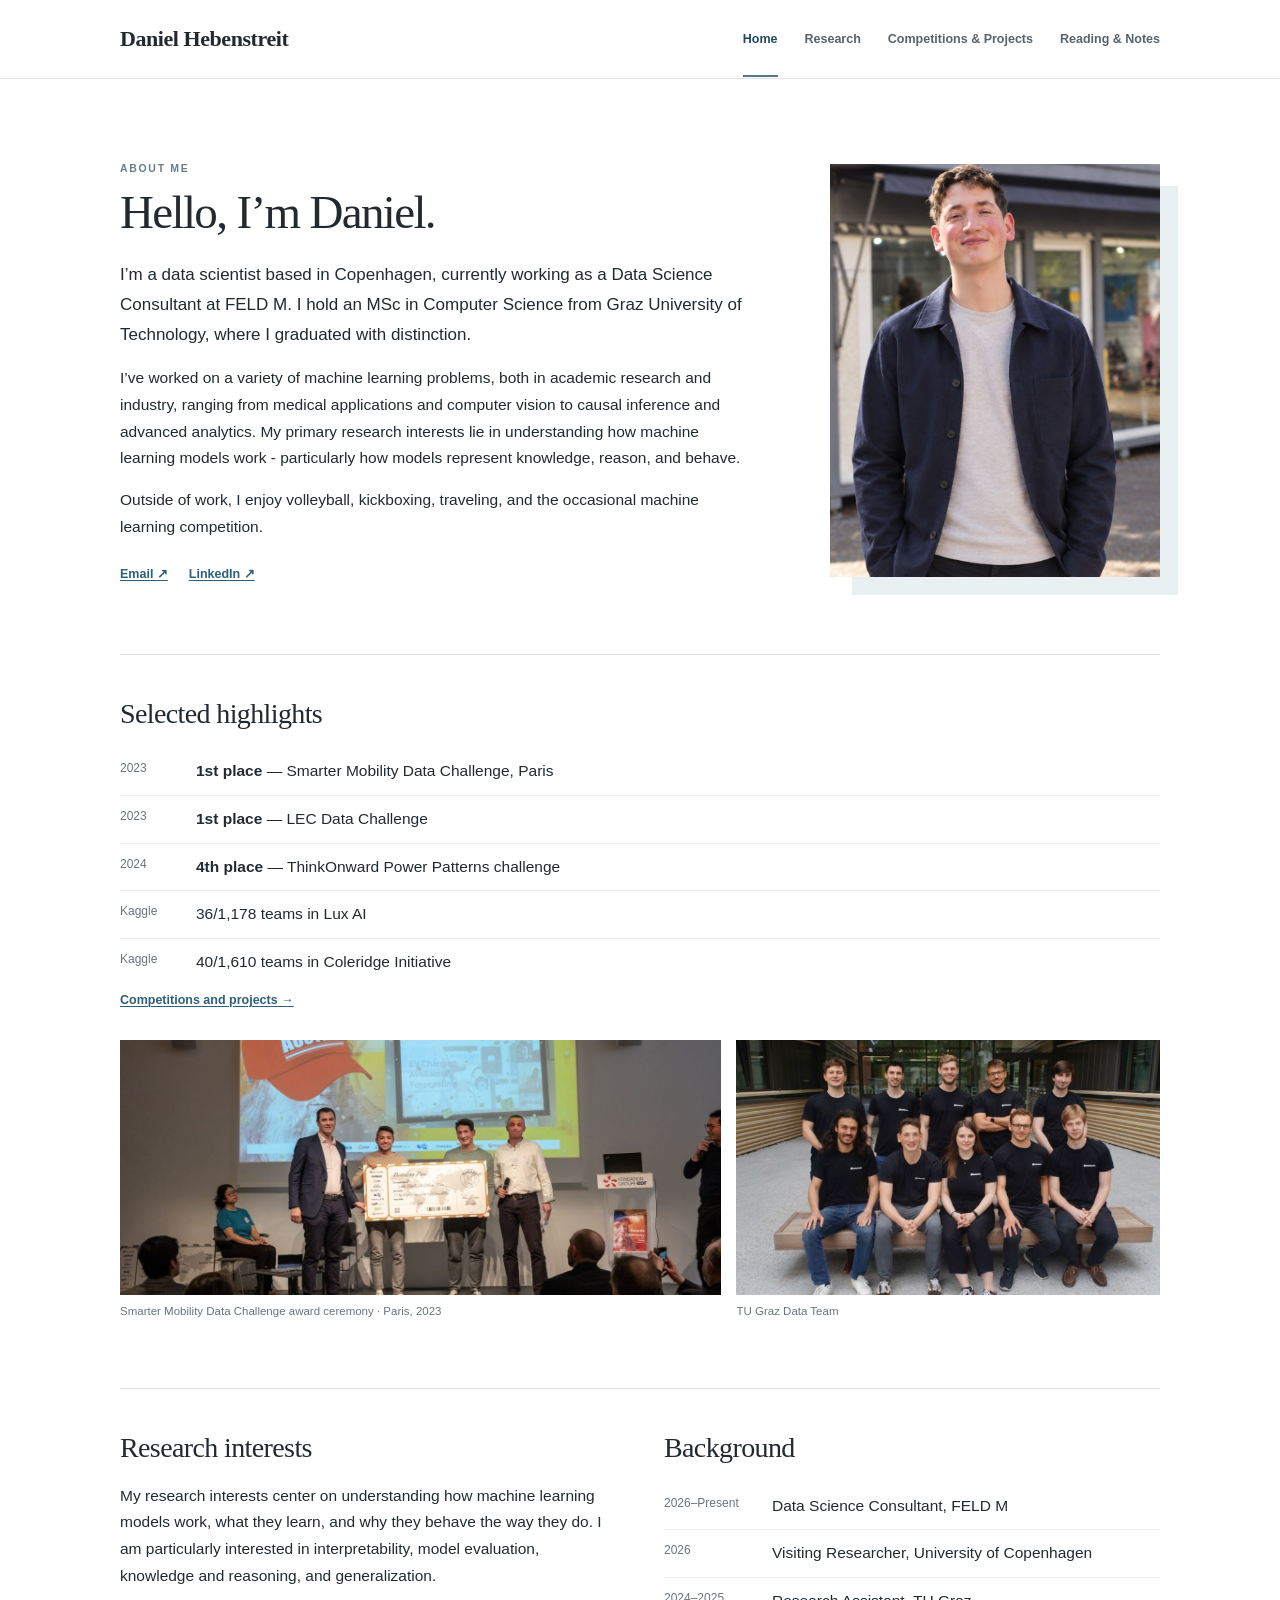
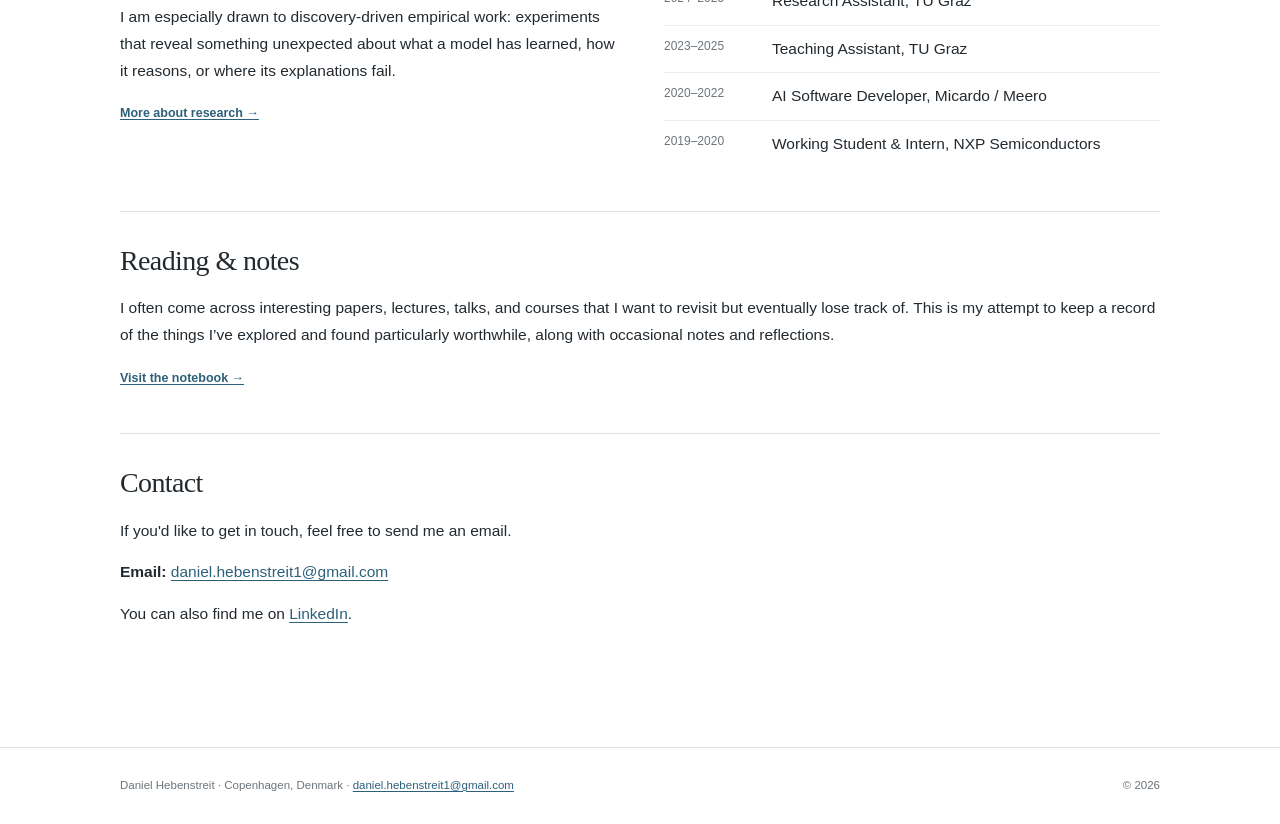
<file: index.html>
<!doctype html>
<html lang="en">
<head>
  <meta charset="utf-8">
  <meta name="viewport" content="width=device-width, initial-scale=1">
  <meta name="description" content="Daniel Hebenstreit is a data science consultant and early-career ML researcher interested in model interpretability, evaluation, and applied machine learning.">
  <meta name="theme-color" content="#ffffff">
  <meta property="og:title" content="Daniel Hebenstreit | Personal Website">
  <meta property="og:description" content="Data Science Consultant with an interest in machine learning research, interpretability, and model behavior.">
  <meta property="og:type" content="website">
  <meta property="og:url" content="https://danielhebenstreit.github.io/">
  <meta property="og:image" content="https://danielhebenstreit.github.io/preview.png">
  <meta property="og:image:type" content="image/png">
  <meta property="og:image:width" content="1200">
  <meta property="og:image:height" content="630">
  <meta property="og:image:alt" content="Daniel Hebenstreit — Data Science and Machine Learning">
  <meta name="twitter:card" content="summary_large_image">
  <meta name="twitter:title" content="Daniel Hebenstreit | Personal Website">
  <meta name="twitter:description" content="Data Science Consultant with an interest in machine learning research, interpretability, and model behavior.">
  <meta name="twitter:image" content="https://danielhebenstreit.github.io/preview.png">
  <title>Daniel Hebenstreit — Data Science &amp; ML Research</title>
  <link rel="icon" href="assets/favicon.svg" type="image/svg+xml">
  <link rel="stylesheet" href="assets/css/styles.css?v=20261026-7">
</head>
<body>
  <a class="skip-link" href="#content">Skip to content</a>
  <div class="site-shell">
    <header class="site-header">
      <div class="inner nav-row">
        <a class="brand" href="index.html">Daniel Hebenstreit</a>
        <button class="menu-toggle" type="button" aria-expanded="false" aria-controls="site-navigation">Menu</button>
        <nav class="site-nav" id="site-navigation" aria-label="Primary" data-open="false">
          <a href="index.html" aria-current="page">Home</a>
          <a href="research.html">Research</a>
          <a href="competitions.html">Competitions &amp; Projects</a>
          <a href="reading.html">Reading &amp; Notes</a>
        </nav>
      </div>
    </header>

    <main class="inner" id="content">
      <section class="hero" aria-labelledby="home-title">
        <div class="hero-copy">
          <div class="eyebrow">About me</div>
          <h1 id="home-title">Hello, I’m Daniel.</h1>
          <p class="lead">I’m a data scientist based in Copenhagen, currently working as a Data Science Consultant at FELD M. I hold an MSc in Computer Science from Graz University of Technology, where I graduated with distinction.</p>
          <p>I’ve worked on a variety of machine learning problems, both in academic research and industry, ranging from medical applications and computer vision to causal inference and advanced analytics. My primary research interests lie in understanding how machine learning models work - particularly how models represent knowledge, reason, and behave.</p>
          <p>Outside of work, I enjoy volleyball, kickboxing, traveling, and the occasional machine learning competition.</p>
          <div class="links-row" aria-label="Professional profiles">
            <a href="mailto:daniel.hebenstreit1@gmail.com">Email ↗</a>
            <a href="https://linkedin.com/in/daniel-hebenstreit-2b15981ab" rel="me noopener">LinkedIn ↗</a>
          </div>
        </div>
        <figure class="hero-figure">
          <div class="hero-image-frame">
            <img class="hero-portrait hero-portrait--direct-crop" src="assets/images/website/daniel-profile-original.png" width="1024" height="1536" alt="Portrait of Daniel Hebenstreit">
          </div>
        </figure>
      </section>

      <section class="section">
        <h2>Selected highlights</h2>
        <ul class="plain-list">
          <li><span class="date">2023</span><span><strong>1st place</strong> — Smarter Mobility Data Challenge, Paris</span></li>
          <li><span class="date">2023</span><span><strong>1st place</strong> — LEC Data Challenge</span></li>
          <li><span class="date">2024</span><span><strong>4th place</strong> — ThinkOnward Power Patterns challenge</span></li>
          <li><span class="date">Kaggle</span><span>36/1,178 teams in Lux AI</span></li>
          <li><span class="date">Kaggle</span><span>40/1,610 teams in Coleridge Initiative</span></li>
        </ul>
        <p><a class="text-link" href="competitions.html">Competitions and projects →</a></p>
        <div class="image-pair">
          <figure>
            <img src="assets/images/website/paris-award-ceremony.jpg" width="1280" height="853" alt="Daniel Hebenstreit and Thomas Wedenig receiving the Smarter Mobility Data Challenge award on stage" loading="lazy" decoding="async">
            <figcaption class="caption">Smarter Mobility Data Challenge award ceremony · Paris, 2023</figcaption>
          </figure>
          <figure>
            <img class="team-image" src="assets/images/website/data-team-group.jpg" width="674" height="445" alt="Members of the TU Graz Data Team posing together outdoors" loading="lazy" decoding="async">
            <figcaption class="caption">TU Graz Data Team</figcaption>
          </figure>
        </div>
      </section>

      <section class="section">
        <div class="two-col">
          <div>
            <h2>Research interests</h2>
            <p>My research interests center on understanding how machine learning models work, what they learn, and why they behave the way they do. I am particularly interested in interpretability, model evaluation, knowledge and reasoning, and generalization.</p>
            <p>I am especially drawn to discovery-driven empirical work: experiments that reveal something unexpected about what a model has learned, how it reasons, or where its explanations fail.</p>
            <a class="text-link" href="research.html">More about research →</a>
          </div>
          <div>
            <h2>Background</h2>
            <ul class="plain-list background-list">
              <li><span class="date">2026–Present</span><span>Data Science Consultant, FELD M</span></li>
              <li><span class="date">2026</span><span>Visiting Researcher, University of Copenhagen</span></li>
              <li><span class="date">2024–2025</span><span>Research Assistant, TU Graz</span></li>
              <li><span class="date">2023–2025</span><span>Teaching Assistant, TU Graz</span></li>
              <li><span class="date">2020–2022</span><span>AI Software Developer, Micardo / Meero</span></li>
              <li><span class="date">2019–2020</span><span>Working Student &amp; Intern, NXP Semiconductors</span></li>
            </ul>
          </div>
        </div>
      </section>

      <section class="section section-tight">
        <h2>Reading &amp; notes</h2>
        <p>I often come across interesting papers, lectures, talks, and courses that I want to revisit but eventually lose track of. This is my attempt to keep a record of the things I’ve explored and found particularly worthwhile, along with occasional notes and reflections.</p>
        <a class="text-link" href="reading.html">Visit the notebook →</a>
      </section>

      <section class="section section-tight" aria-labelledby="contact-title">
        <h2 id="contact-title">Contact</h2>
        <p>If you'd like to get in touch, feel free to send me an email.</p>
        <p><strong>Email:</strong> <a href="mailto:daniel.hebenstreit1@gmail.com">daniel.hebenstreit1@gmail.com</a></p>
        <p>You can also find me on <a href="https://linkedin.com/in/daniel-hebenstreit-2b15981ab" rel="me noopener">LinkedIn</a>.</p>
      </section>
    </main>

    <footer class="site-footer">
      <div class="inner footer-row"><span>Daniel Hebenstreit · Copenhagen, Denmark · <a href="mailto:daniel.hebenstreit1@gmail.com">daniel.hebenstreit1@gmail.com</a></span><span>© <span data-year>2026</span></span></div>
    </footer>
  </div>
  <script src="assets/js/site.js" defer></script>
</body>
</html>
</file>
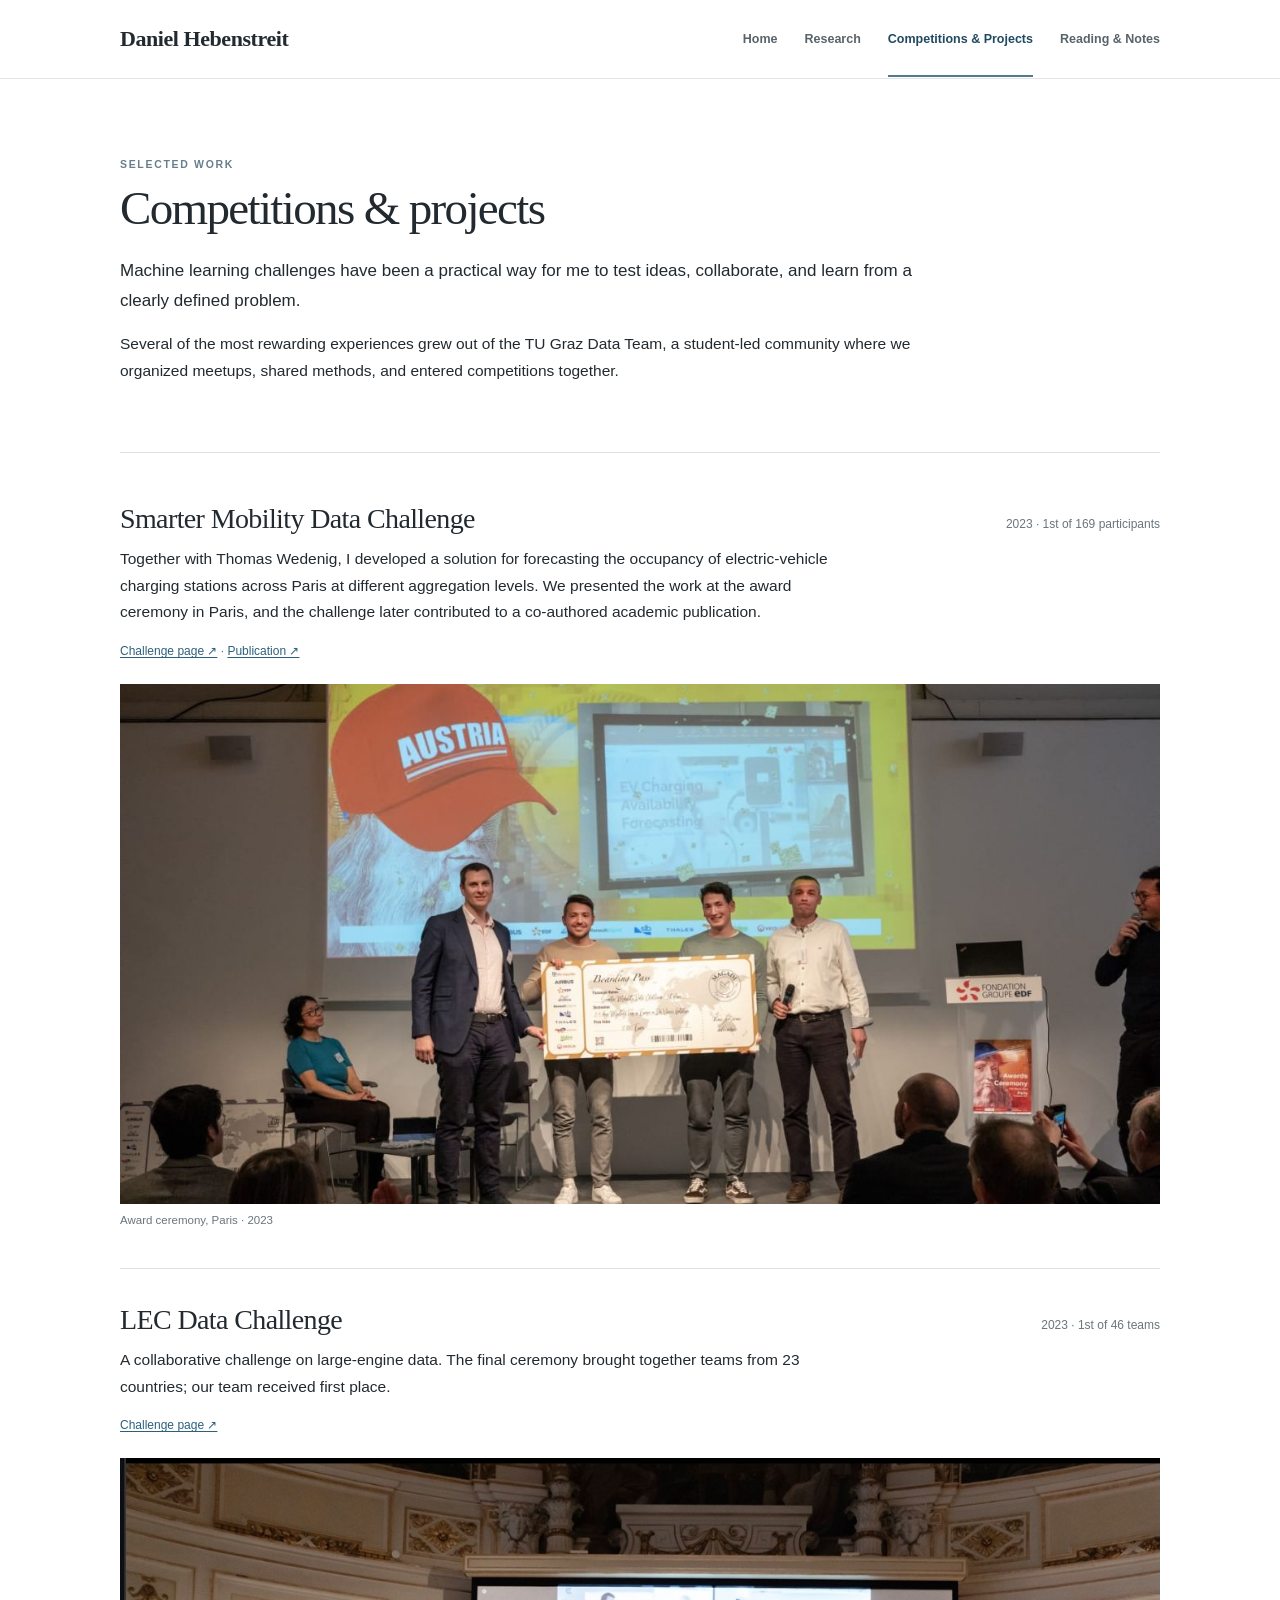
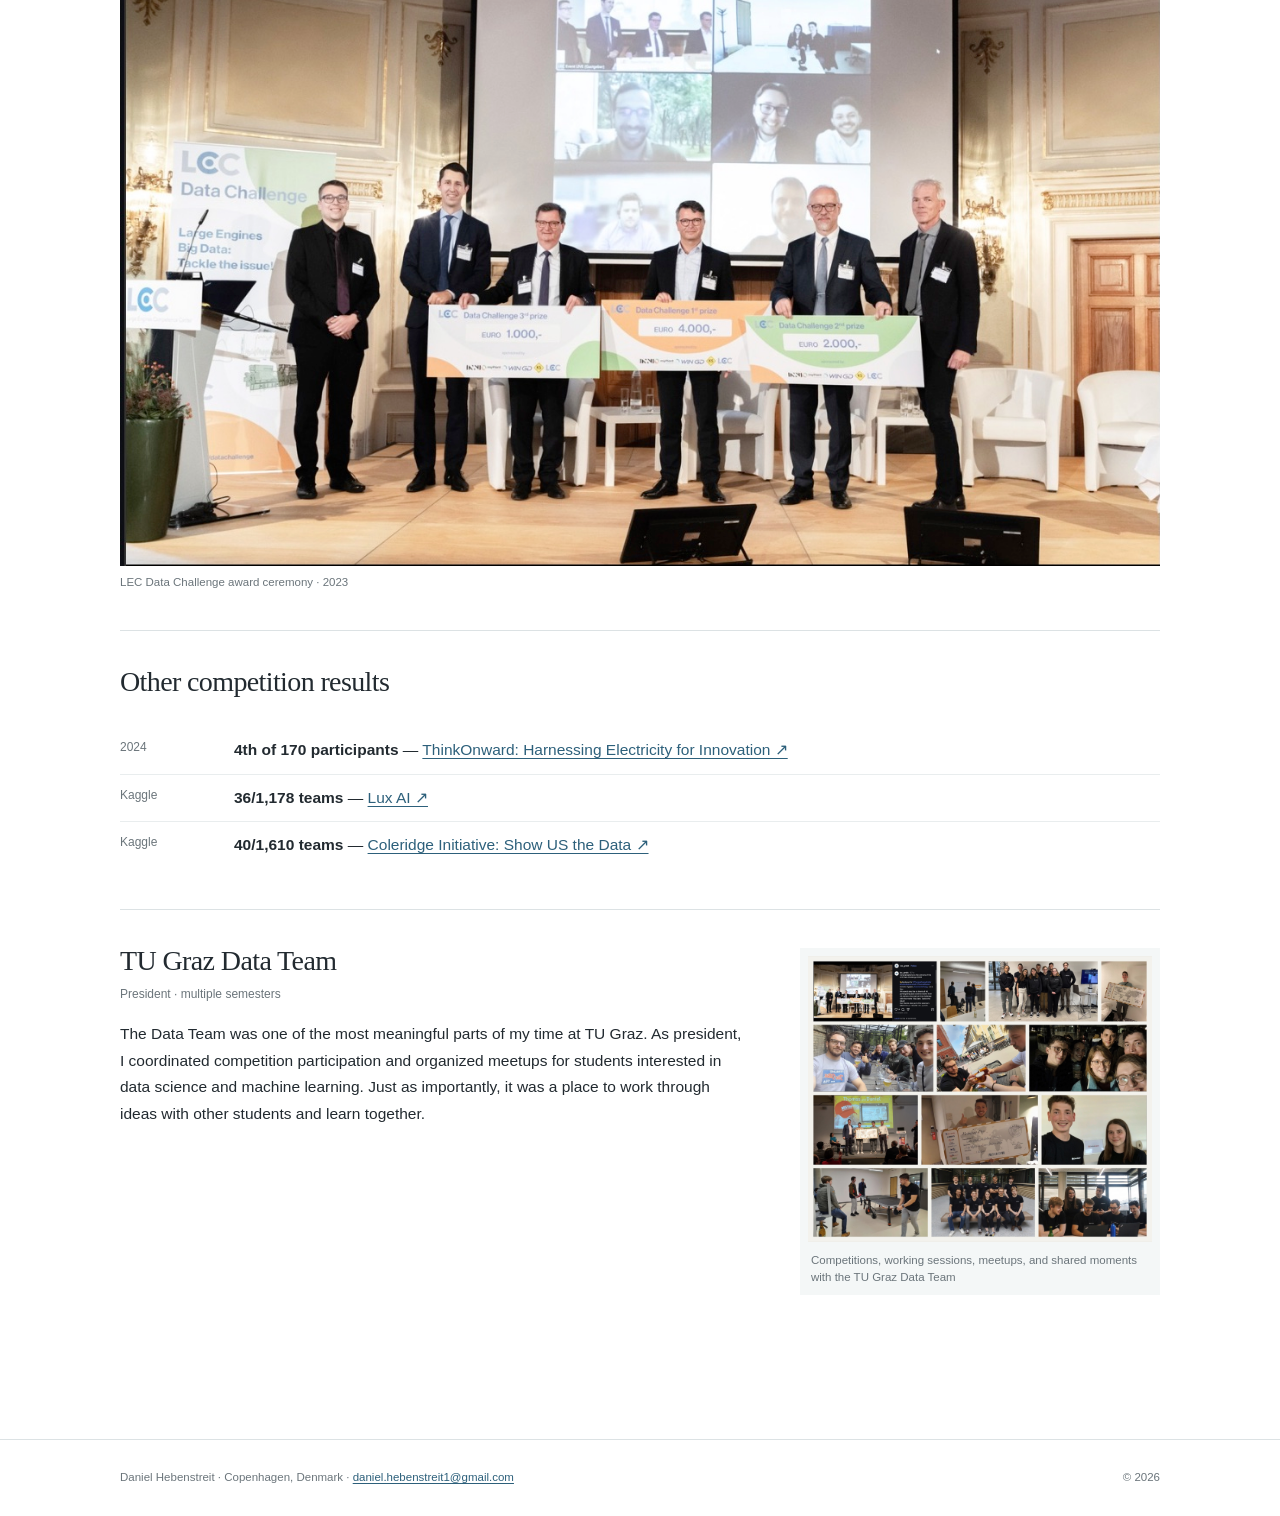
<file: competitions.html>
<!doctype html>
<html lang="en">
<head>
  <meta charset="utf-8">
  <meta name="viewport" content="width=device-width, initial-scale=1">
  <meta name="description" content="Machine learning competitions, projects, and TU Graz Data Team experience of Daniel Hebenstreit.">
  <meta name="theme-color" content="#ffffff">
  <title>Competitions &amp; Projects — Daniel Hebenstreit</title>
  <link rel="icon" href="assets/favicon.svg" type="image/svg+xml">
  <link rel="stylesheet" href="assets/css/styles.css">
</head>
<body>
  <a class="skip-link" href="#content">Skip to content</a>
  <div class="site-shell">
    <header class="site-header">
      <div class="inner nav-row">
        <a class="brand" href="index.html">Daniel Hebenstreit</a>
        <button class="menu-toggle" type="button" aria-expanded="false" aria-controls="site-navigation">Menu</button>
        <nav class="site-nav" id="site-navigation" aria-label="Primary" data-open="false">
          <a href="index.html">Home</a><a href="research.html">Research</a><a href="competitions.html" aria-current="page">Competitions &amp; Projects</a><a href="reading.html">Reading &amp; Notes</a>
        </nav>
      </div>
    </header>

    <main class="inner" id="content">
      <header class="page-intro">
        <div class="eyebrow">Selected work</div>
        <h1>Competitions &amp; projects</h1>
        <p class="lead">Machine learning challenges have been a practical way for me to test ideas, collaborate, and learn from a clearly defined problem.</p>
        <p>Several of the most rewarding experiences grew out of the TU Graz Data Team, a student-led community where we organized meetups, shared methods, and entered competitions together.</p>
      </header>

      <section class="section">
        <article class="story">
          <div class="story-heading"><h2>Smarter Mobility Data Challenge</h2><span class="story-result">2023 · 1st of 169 participants</span></div>
          <p class="story-copy">Together with Thomas Wedenig, I developed a solution for forecasting the occupancy of electric-vehicle charging stations across Paris at different aggregation levels. We presented the work at the award ceremony in Paris, and the challenge later contributed to a co-authored academic publication.</p>
          <p class="inline-meta"><a href="https://tailor-network.eu/smarter-mobility-data-challenge/" rel="noopener">Challenge page ↗</a> · <a href="https://arxiv.org/abs/2306.06142" rel="noopener">Publication ↗</a></p>
          <figure><img class="wide-photo award-photo" src="assets/images/website/paris-award-ceremony.jpg" width="1280" height="853" alt="Daniel Hebenstreit and Thomas Wedenig receiving the Smarter Mobility Data Challenge award on stage"><figcaption class="caption">Award ceremony, Paris · 2023</figcaption></figure>
        </article>

        <article class="story">
          <div class="story-heading"><h2>LEC Data Challenge</h2><span class="story-result">2023 · 1st of 46 teams</span></div>
          <p class="story-copy">A collaborative challenge on large-engine data. The final ceremony brought together teams from 23 countries; our team received first place.</p>
          <p class="inline-meta"><a href="https://www.lec.at/research-area/lec-data-challenge-2023-neu/" rel="noopener">Challenge page ↗</a></p>
          <figure>
            <div class="lec-photo-frame">
              <img src="assets/images/website/lec-winner-picture.jpg" width="1883" height="915" alt="LEC Data Challenge 2023 award ceremony with the winning teams on stage" loading="lazy" decoding="async">
            </div>
            <figcaption class="caption">LEC Data Challenge award ceremony · 2023</figcaption>
          </figure>
        </article>

        <article class="story">
          <div class="story-heading"><h2>Other competition results</h2></div>
          <ul class="plain-list result-list">
            <li><span class="date">2024</span><span><strong>4th of 170 participants</strong> — <a href="https://thinkonward.com/app/c/challenges/power-patterns" rel="noopener">ThinkOnward: Harnessing Electricity for Innovation ↗</a></span></li>
            <li><span class="date">Kaggle</span><span><strong>36/1,178 teams</strong> — <a href="https://www.kaggle.com/competitions/lux-ai-2021" rel="noopener">Lux AI ↗</a></span></li>
            <li><span class="date">Kaggle</span><span><strong>40/1,610 teams</strong> — <a href="https://www.kaggle.com/competitions/coleridgeinitiative-show-us-the-data" rel="noopener">Coleridge Initiative: Show US the Data ↗</a></span></li>
          </ul>
        </article>

        <article class="story data-team-layout" id="data-team">
          <div class="data-team-copy">
            <div class="story-heading"><h2>TU Graz Data Team</h2></div>
            <div class="story-result data-team-role">President · multiple semesters</div>
            <p class="story-copy">The Data Team was one of the most meaningful parts of my time at TU Graz. As president, I coordinated competition participation and organized meetups for students interested in data science and machine learning. Just as importantly, it was a place to work through ideas with other students and learn together.</p>
          </div>
          <figure class="collage-figure">
            <img src="assets/images/website/data-team-collage.jpg" width="1800" height="1497" alt="Collage of TU Graz Data Team members at competitions, meetups, working sessions, and social activities" loading="lazy" decoding="async">
            <figcaption class="caption">Competitions, working sessions, meetups, and shared moments with the TU Graz Data Team</figcaption>
          </figure>
        </article>
      </section>
    </main>

    <footer class="site-footer"><div class="inner footer-row"><span>Daniel Hebenstreit · Copenhagen, Denmark · <a href="mailto:daniel.hebenstreit1@gmail.com">daniel.hebenstreit1@gmail.com</a></span><span>© <span data-year>2026</span></span></div></footer>
  </div>
  <script src="assets/js/site.js" defer></script>
</body>
</html>
</file>
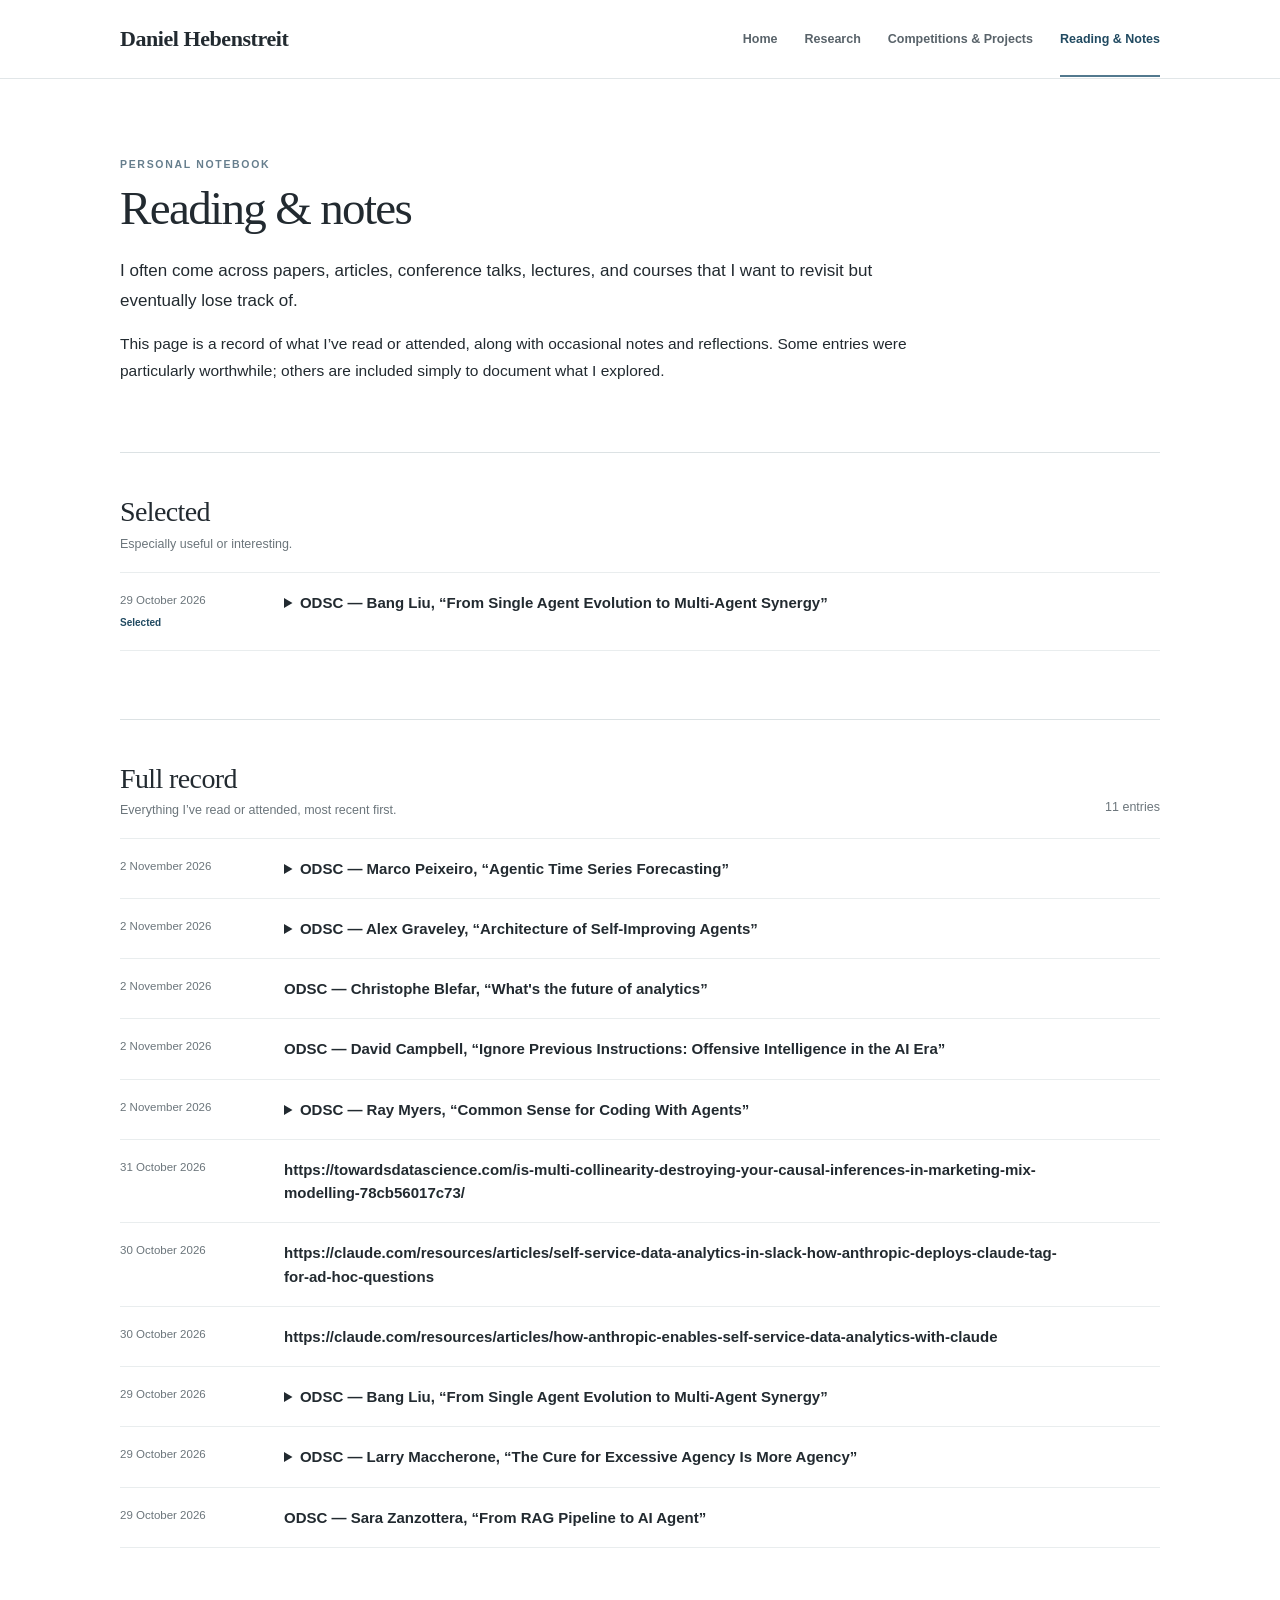
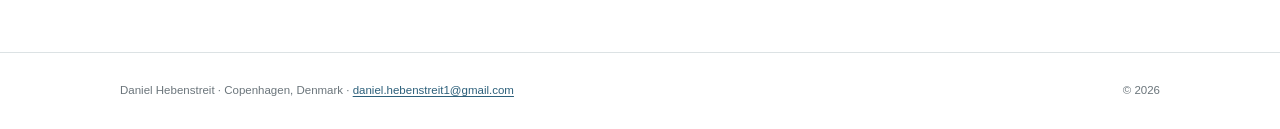
<file: reading.html>
<!doctype html>
<!-- Generated by scripts/build_reading.py; edit templates/reading.html and assets/data/reading-notes.json. -->
<html lang="en">
<head>
  <meta charset="utf-8">
  <meta name="viewport" content="width=device-width, initial-scale=1">
  <meta name="description" content="Reading notes and research observations by Daniel Hebenstreit.">
  <meta name="theme-color" content="#ffffff">
  <title>Reading &amp; Notes — Daniel Hebenstreit</title>
  <link rel="icon" href="assets/favicon.svg" type="image/svg+xml">
  <link rel="stylesheet" href="assets/css/styles.css">
</head>
<body>
  <a class="skip-link" href="#content">Skip to content</a>
  <div class="site-shell">
    <header class="site-header">
      <div class="inner nav-row">
        <a class="brand" href="index.html">Daniel Hebenstreit</a>
        <button class="menu-toggle" type="button" aria-expanded="false" aria-controls="site-navigation">Menu</button>
        <nav class="site-nav" id="site-navigation" aria-label="Primary" data-open="false">
          <a href="index.html">Home</a><a href="research.html">Research</a><a href="competitions.html">Competitions &amp; Projects</a><a href="reading.html" aria-current="page">Reading &amp; Notes</a>
        </nav>
      </div>
    </header>

    <main class="inner" id="content">
      <header class="page-intro">
        <div class="eyebrow">Personal notebook</div>
        <h1>Reading &amp; notes</h1>
        <p class="lead">I often come across papers, articles, conference talks, lectures, and courses that I want to revisit but eventually lose track of.</p>
        <p>This page is a record of what I’ve read or attended, along with occasional notes and reflections. Some entries were particularly worthwhile; others are included simply to document what I explored.</p>
      </header>

      <section class="section pinned-reading" data-pinned-section>
        <div class="section-heading-row">
          <div>
            <h2>Selected</h2>
            <p class="section-description">Especially useful or interesting.</p>
          </div>
        </div>
        <div class="reading-list" data-pinned-list role="list">
          <article class="reading-entry" role="listitem">
            <div class="reading-date">
              <time datetime="2026-10-29">29 October 2026</time><span class="pin-marker">Selected</span>
            </div>
            <div class="reading-content"><details class="reading-details"><summary>ODSC — Bang Liu, “From Single Agent Evolution to Multi-Agent Synergy”</summary><div class="reading-notes"><p>Sincerely, two interesting keypoints;</p><p>1) Long-running agents with evolving skills can catastrophically forget or accumulate unmanageable skill libraries. Programmatic Skill Networks addresses this by representing skills as executable functions in a dependency graph, which an LLM continually repairs and restructures using execution feedback. This process can be viewed as analogous to neural-network optimization:</p><p>Backpropagation: execution-trace-based symbolic credit assignment identifies which invoked skills likely contributed to a failure and proposes localized code repairs.</p><p>Learning-rate scheduling: maturity-aware update gating modifies new or unreliable skills more readily while protecting proven ones.</p><p>Architecture search: rollback-validated refactoring merges, generalizes and prunes the network of functions.</p><p>Takeaways for in practice use?: Failed run → let executor store a skill-level execution trace → a validator identifies the likely faulty skill → a skill’s previous reliability determines how much evidence is required before changing it → the optimizer creates a new version → previous cases are retested → activate or roll back. Additionally, periodically: a restructuring LLM reviews the entire skill graph → merges, generalizes or prunes skills → retest → activate or roll back.</p><p>2) Should you use one agent or many under the same budget? Multi-agent systems offer specialization, parallelism and diverse perspectives, but also introduce:</p><p>• Communication loss: reasoning is compressed between agents.</p><p>• Context bottlenecks: coordinators cannot process unlimited outputs.</p><p>• Correlated errors: similar agents often fail in similar ways.</p><p>• Coordination costs: communication consumes part of the budget.</p><p>Chains lose information across handoffs; stars are limited by the coordinator’s context; hierarchies reduce that bottleneck but add further information loss. More agents help only if each layer amplifies rather than degrades the signal, and if this organizational gain exceeds what the same budget could achieve with one stronger agent. Hierarchies therefore mainly become useful when centralized coordination reaches its context limit.</p></div></details></div>
          </article>
        </div>
      </section>

      <section class="section reading-feed">
        <div class="section-heading-row">
          <div>
            <h2>Full record</h2>
            <p class="section-description">Everything I’ve read or attended, most recent first.</p>
          </div>
          <p class="section-note" data-reading-count>11 entries</p>
        </div>
        <div class="reading-list" data-reading-list role="list">
          <article class="reading-entry" role="listitem">
            <div class="reading-date">
              <time datetime="2026-11-02">2 November 2026</time>
            </div>
            <div class="reading-content"><details class="reading-details"><summary>ODSC — Marco Peixeiro, “Agentic Time Series Forecasting”</summary><div class="reading-notes"><p>Mostly a Nixtla product demo branded as “agentic forecasting”: forecasting tools exposed via MCP and controlled through chat. Feels like calling functions in NL, would have been nice to see the underlying MCP and agent skills.</p></div></details></div>
          </article>
          <article class="reading-entry" role="listitem">
            <div class="reading-date">
              <time datetime="2026-11-02">2 November 2026</time>
            </div>
            <div class="reading-content"><details class="reading-details"><summary>ODSC — Alex Graveley, “Architecture of Self-Improving Agents”</summary><div class="reading-notes"><p>Agent self-improvement is less about models rewriting themselves and more about applying CI/CD to the agent harness. Capture trajectories, group failures, make the smallest possible change: preferably to memory or a skill before touching global prompts, tools or even model weights. Validate against both known failures and unseen tasks using an independent evaluator. Production bugs should become permanent eval cases. In summary, treat the agent as a versioned system with an external test suite and keep improving it by iteration on failures.</p></div></details></div>
          </article>
          <article class="reading-entry" role="listitem">
            <div class="reading-date">
              <time datetime="2026-11-02">2 November 2026</time>
            </div>
            <div class="reading-content"><h3>ODSC — Christophe Blefar, “What&#x27;s the future of analytics”</h3></div>
          </article>
          <article class="reading-entry" role="listitem">
            <div class="reading-date">
              <time datetime="2026-11-02">2 November 2026</time>
            </div>
            <div class="reading-content"><h3>ODSC — David Campbell, “Ignore Previous Instructions: Offensive Intelligence in the AI Era”</h3></div>
          </article>
          <article class="reading-entry" role="listitem">
            <div class="reading-date">
              <time datetime="2026-11-02">2 November 2026</time>
            </div>
            <div class="reading-content"><details class="reading-details"><summary>ODSC — Ray Myers, “Common Sense for Coding With Agents”</summary><div class="reading-notes"><p>“More agentic” should not be the goal: Agent adoption should depend on both the risk of a module and the value of changing it quickly, with the best candidates being low-risk, fast-changing components. Compilers are unusually agent-friendly because they behave like pure functions with well-defined inputs, outputs and exhaustive test suites. Agent readiness is largely an architecture and feedback-quality problem, not primarily a “model-capability” problem.</p></div></details></div>
          </article>
          <article class="reading-entry" role="listitem">
            <div class="reading-date">
              <time datetime="2026-10-31">31 October 2026</time>
            </div>
            <div class="reading-content"><h3><a href="https://towardsdatascience.com/is-multi-collinearity-destroying-your-causal-inferences-in-marketing-mix-modelling-78cb56017c73/" rel="noopener noreferrer">https://towardsdatascience.com/is-multi-collinearity-destroying-your-causal-inferences-in-marketing-mix-modelling-78cb56017c73/</a></h3></div>
          </article>
          <article class="reading-entry" role="listitem">
            <div class="reading-date">
              <time datetime="2026-10-30">30 October 2026</time>
            </div>
            <div class="reading-content"><h3><a href="https://claude.com/resources/articles/self-service-data-analytics-in-slack-how-anthropic-deploys-claude-tag-for-ad-hoc-questions" rel="noopener noreferrer">https://claude.com/resources/articles/self-service-data-analytics-in-slack-how-anthropic-deploys-claude-tag-for-ad-hoc-questions</a></h3></div>
          </article>
          <article class="reading-entry" role="listitem">
            <div class="reading-date">
              <time datetime="2026-10-30">30 October 2026</time>
            </div>
            <div class="reading-content"><h3><a href="https://claude.com/resources/articles/how-anthropic-enables-self-service-data-analytics-with-claude" rel="noopener noreferrer">https://claude.com/resources/articles/how-anthropic-enables-self-service-data-analytics-with-claude</a></h3></div>
          </article>
          <article class="reading-entry" role="listitem">
            <div class="reading-date">
              <time datetime="2026-10-29">29 October 2026</time>
            </div>
            <div class="reading-content"><details class="reading-details"><summary>ODSC — Bang Liu, “From Single Agent Evolution to Multi-Agent Synergy”</summary><div class="reading-notes"><p>Sincerely, two interesting keypoints;</p><p>1) Long-running agents with evolving skills can catastrophically forget or accumulate unmanageable skill libraries. Programmatic Skill Networks addresses this by representing skills as executable functions in a dependency graph, which an LLM continually repairs and restructures using execution feedback. This process can be viewed as analogous to neural-network optimization:</p><p>Backpropagation: execution-trace-based symbolic credit assignment identifies which invoked skills likely contributed to a failure and proposes localized code repairs.</p><p>Learning-rate scheduling: maturity-aware update gating modifies new or unreliable skills more readily while protecting proven ones.</p><p>Architecture search: rollback-validated refactoring merges, generalizes and prunes the network of functions.</p><p>Takeaways for in practice use?: Failed run → let executor store a skill-level execution trace → a validator identifies the likely faulty skill → a skill’s previous reliability determines how much evidence is required before changing it → the optimizer creates a new version → previous cases are retested → activate or roll back. Additionally, periodically: a restructuring LLM reviews the entire skill graph → merges, generalizes or prunes skills → retest → activate or roll back.</p><p>2) Should you use one agent or many under the same budget? Multi-agent systems offer specialization, parallelism and diverse perspectives, but also introduce:</p><p>• Communication loss: reasoning is compressed between agents.</p><p>• Context bottlenecks: coordinators cannot process unlimited outputs.</p><p>• Correlated errors: similar agents often fail in similar ways.</p><p>• Coordination costs: communication consumes part of the budget.</p><p>Chains lose information across handoffs; stars are limited by the coordinator’s context; hierarchies reduce that bottleneck but add further information loss. More agents help only if each layer amplifies rather than degrades the signal, and if this organizational gain exceeds what the same budget could achieve with one stronger agent. Hierarchies therefore mainly become useful when centralized coordination reaches its context limit.</p></div></details></div>
          </article>
          <article class="reading-entry" role="listitem">
            <div class="reading-date">
              <time datetime="2026-10-29">29 October 2026</time>
            </div>
            <div class="reading-content"><details class="reading-details"><summary>ODSC — Larry Maccherone, “The Cure for Excessive Agency Is More Agency”</summary><div class="reading-notes"><p>Mostly a conceptual application of DevOps principles to agent safety: Favor continuous feedback, observability and reversibility over human approval-heavy governance, because repeated human approval prompts tend to become rubber stamps - the talk cites roughly 93% of requests to humans being approved anyway.</p></div></details></div>
          </article>
          <article class="reading-entry" role="listitem">
            <div class="reading-date">
              <time datetime="2026-10-29">29 October 2026</time>
            </div>
            <div class="reading-content"><h3>ODSC — Sara Zanzottera, “From RAG Pipeline to AI Agent”</h3></div>
          </article>
        </div>
      </section>
    </main>

    <footer class="site-footer"><div class="inner footer-row"><span>Daniel Hebenstreit · Copenhagen, Denmark · <a href="mailto:daniel.hebenstreit1@gmail.com">daniel.hebenstreit1@gmail.com</a></span><span>© <span data-year>2026</span></span></div></footer>
  </div>
  <script src="assets/js/site.js" defer></script>
</body>
</html>
</file>
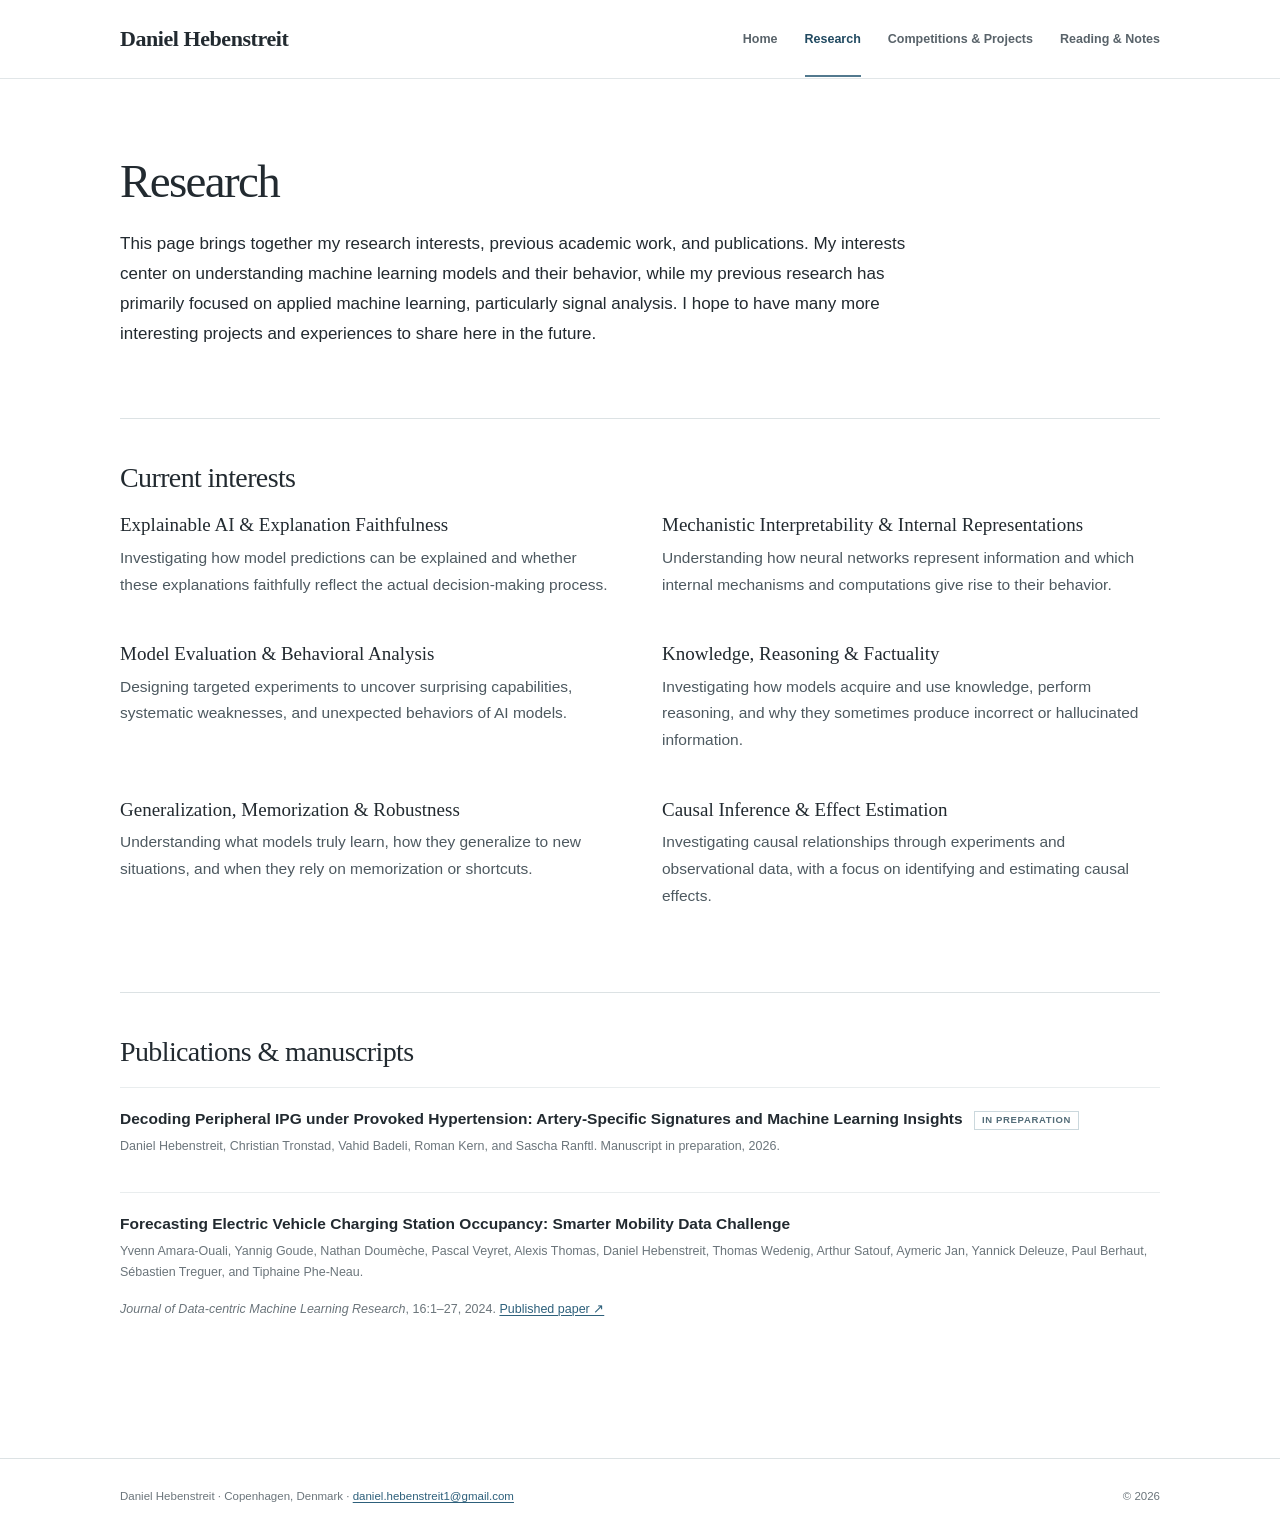
<file: research.html>
<!doctype html>
<html lang="en">
<head>
  <meta charset="utf-8">
  <meta name="viewport" content="width=device-width, initial-scale=1">
  <meta name="description" content="Research interests and publications of Daniel Hebenstreit, focused on interpretability, language-model evaluation, and model behavior.">
  <meta name="theme-color" content="#ffffff">
  <title>Research — Daniel Hebenstreit</title>
  <link rel="icon" href="assets/favicon.svg" type="image/svg+xml">
  <link rel="stylesheet" href="assets/css/styles.css">
</head>
<body>
  <a class="skip-link" href="#content">Skip to content</a>
  <div class="site-shell">
    <header class="site-header">
      <div class="inner nav-row">
        <a class="brand" href="index.html">Daniel Hebenstreit</a>
        <button class="menu-toggle" type="button" aria-expanded="false" aria-controls="site-navigation">Menu</button>
        <nav class="site-nav" id="site-navigation" aria-label="Primary" data-open="false">
          <a href="index.html">Home</a><a href="research.html" aria-current="page">Research</a><a href="competitions.html">Competitions &amp; Projects</a><a href="reading.html">Reading &amp; Notes</a>
        </nav>
      </div>
    </header>

    <main class="inner" id="content">
      <header class="page-intro">
        <h1>Research</h1>
        <p class="lead">This page brings together my research interests, previous academic work, and publications. My interests center on understanding machine learning models and their behavior, while my previous research has primarily focused on applied machine learning, particularly signal analysis. I hope to have many more interesting projects and experiences to share here in the future.</p>
      </header>

      <section class="section">
        <h2>Current interests</h2>
        <div class="interest-grid">
          <div><h3>Explainable AI &amp; Explanation Faithfulness</h3><p>Investigating how model predictions can be explained and whether these explanations faithfully reflect the actual decision-making process.</p></div>
          <div><h3>Mechanistic Interpretability &amp; Internal Representations</h3><p>Understanding how neural networks represent information and which internal mechanisms and computations give rise to their behavior.</p></div>
          <div><h3>Model Evaluation &amp; Behavioral Analysis</h3><p>Designing targeted experiments to uncover surprising capabilities, systematic weaknesses, and unexpected behaviors of AI models.</p></div>
          <div><h3>Knowledge, Reasoning &amp; Factuality</h3><p>Investigating how models acquire and use knowledge, perform reasoning, and why they sometimes produce incorrect or hallucinated information.</p></div>
          <div><h3>Generalization, Memorization &amp; Robustness</h3><p>Understanding what models truly learn, how they generalize to new situations, and when they rely on memorization or shortcuts.</p></div>
          <div><h3>Causal Inference &amp; Effect Estimation</h3><p>Investigating causal relationships through experiments and observational data, with a focus on identifying and estimating causal effects.</p></div>
        </div>
      </section>

      <section class="section">
        <h2>Publications &amp; manuscripts</h2>
        <article class="publication">
          <div class="publication-title">Decoding Peripheral IPG under Provoked Hypertension: Artery-Specific Signatures and Machine Learning Insights <span class="status">In preparation</span></div>
          <p class="small">Daniel Hebenstreit, Christian Tronstad, Vahid Badeli, Roman Kern, and Sascha Ranftl. Manuscript in preparation, 2026.</p>
        </article>
        <article class="publication">
          <div class="publication-title">Forecasting Electric Vehicle Charging Station Occupancy: Smarter Mobility Data Challenge</div>
          <p class="small">Yvenn Amara-Ouali, Yannig Goude, Nathan Doumèche, Pascal Veyret, Alexis Thomas, Daniel Hebenstreit, Thomas Wedenig, Arthur Satouf, Aymeric Jan, Yannick Deleuze, Paul Berhaut, Sébastien Treguer, and Tiphaine Phe-Neau.</p>
          <p class="small"><em>Journal of Data-centric Machine Learning Research</em>, 16:1–27, 2024. <a href="https://data.mlr.press/assets/pdf/v01-16.pdf" rel="noopener">Published paper ↗</a></p>
        </article>
      </section>
    </main>

    <footer class="site-footer"><div class="inner footer-row"><span>Daniel Hebenstreit · Copenhagen, Denmark · <a href="mailto:daniel.hebenstreit1@gmail.com">daniel.hebenstreit1@gmail.com</a></span><span>© <span data-year>2026</span></span></div></footer>
  </div>
  <script src="assets/js/site.js" defer></script>
</body>
</html>
</file>
<file: assets/css/styles.css>
:root {
  --ink: #222a30;
  --ink-soft: #4d5960;
  --muted: #6b757b;
  --blue: #2d607b;
  --blue-deep: #214a61;
  --line: #dce2e4;
  --line-soft: #e9edee;
  --paper: #ffffff;
  --ground: #f8faf9;
  --wash: #f4f7f7;
  --serif: "Iowan Old Style", "Palatino Linotype", "Book Antiqua", Georgia, serif;
  --sans: Inter, ui-sans-serif, -apple-system, BlinkMacSystemFont, "Segoe UI", sans-serif;
}

* { box-sizing: border-box; }

html { scroll-behavior: smooth; }

body {
  margin: 0;
  color: var(--ink);
  background: var(--ground);
  font: 15.5px/1.72 var(--sans);
  text-rendering: optimizeLegibility;
}

a { color: var(--blue); text-decoration-thickness: .07em; text-underline-offset: .18em; }
a:hover { color: var(--blue-deep); }
img { display: block; max-width: 100%; }

.skip-link {
  position: fixed;
  z-index: 20;
  top: 10px;
  left: 10px;
  padding: 8px 12px;
  transform: translateY(-180%);
  background: var(--ink);
  color: white;
}
.skip-link:focus { transform: translateY(0); }

.site-shell {
  width: 100%;
  min-height: 100vh;
  margin: 0;
  background: var(--paper);
}

.inner { width: min(1040px, calc(100% - 64px)); margin-inline: auto; }

.site-header {
  position: sticky;
  z-index: 10;
  top: 0;
  border-bottom: 1px solid rgb(220 226 228 / 85%);
  background: rgb(255 255 255 / 92%);
  backdrop-filter: blur(14px);
}
.nav-row {
  display: flex;
  min-height: 78px;
  align-items: center;
  justify-content: space-between;
  gap: 28px;
}

.brand {
  color: var(--ink);
  font: 600 22px/1.2 var(--serif);
  letter-spacing: -.02em;
  text-decoration: none;
}

.menu-toggle {
  display: none;
  border: 1px solid var(--line);
  background: transparent;
  color: var(--ink);
  padding: 7px 10px;
  font: 600 12px var(--sans);
}

.site-nav { display: flex; align-items: center; gap: 27px; }
.site-nav a {
  padding: 28px 0 24px;
  border-bottom: 2px solid transparent;
  color: #59636a;
  font-size: 12.5px;
  font-weight: 600;
  text-decoration: none;
  white-space: nowrap;
}
.site-nav a:hover,
.site-nav a[aria-current="page"] { color: var(--blue-deep); border-bottom-color: #52798e; }

main { padding-block: 76px 104px; }
.page-intro { max-width: 820px; }
.eyebrow {
  margin-bottom: 9px;
  color: #667e8d;
  font-size: 10.5px;
  font-weight: 750;
  letter-spacing: .16em;
  text-transform: uppercase;
}

h1, h2, h3 { color: var(--ink); font-family: var(--serif); font-weight: 500; }
h1 { margin: 0 0 21px; font-size: clamp(38px, 5vw, 47px); line-height: 1.12; letter-spacing: -.035em; }
h2 { margin: 0 0 18px; font-size: 28px; line-height: 1.2; letter-spacing: -.022em; }
h3 { margin: 0 0 7px; font-size: 19px; line-height: 1.35; }
p { margin: 0 0 15px; }
.lead { font-size: 17px; line-height: 1.78; }
.muted, .caption, .small { color: var(--muted); }
.small { font-size: 12.5px; }
.caption { margin-top: 8px; font-size: 11.5px; line-height: 1.45; }

.hero {
  display: grid;
  grid-template-columns: minmax(0, 1fr) 330px;
  gap: 76px;
  align-items: center;
}
.hero-copy { padding-top: 4px; }
.hero-figure {
  position: relative;
  z-index: 0;
  margin: 0;
}
.hero-figure::before {
  content: "";
  position: absolute;
  z-index: -1;
  inset: 22px -18px -18px 22px;
  background: #e9f0f2;
}
.hero-image-frame {
  position: relative;
  aspect-ratio: 4 / 5;
  overflow: hidden;
}
.hero-portrait {
  display: block;
  width: 100%;
  height: 100%;
  object-fit: cover;
  object-position: center 24%;
}
.hero-portrait--direct-crop {
  position: absolute;
  top: -12.85%;
  left: -14%;
  width: 128%;
  max-width: none;
  height: auto;
  object-fit: fill;
}
.links-row { display: flex; flex-wrap: wrap; gap: 9px 21px; margin-top: 24px; }
.links-row a { font-size: 12.5px; font-weight: 650; }

.section {
  margin-top: 68px;
  padding-top: 42px;
  border-top: 1px solid var(--line);
}
.section-tight { margin-top: 43px; padding-top: 32px; }
.two-col { display: grid; grid-template-columns: 1fr 1fr; gap: 48px; }
.interest-grid { display: grid; grid-template-columns: 1fr 1fr; gap: 28px 44px; }
.interest-grid p { color: var(--ink-soft); }

.plain-list { margin: 0; padding: 0; list-style: none; }
.plain-list li {
  display: grid;
  grid-template-columns: 66px 1fr;
  gap: 10px;
  padding: 10px 0;
  border-bottom: 1px solid var(--line-soft);
}
.plain-list li:last-child { border-bottom: 0; }
.date { color: var(--muted); font-size: 12px; font-variant-numeric: tabular-nums; }
.background-list li { grid-template-columns: 98px 1fr; }
.background-list .date { white-space: nowrap; }

.text-link { font-size: 12.5px; font-weight: 700; }
.feature-image { width: 100%; height: auto; }
.image-pair {
  display: grid;
  grid-template-columns: 1.42fr 1fr;
  gap: 15px;
  margin-top: 28px;
  align-items: stretch;
}
.image-pair figure { margin: 0; }
.image-pair img { width: 100%; height: 255px; object-fit: cover; }
.image-pair .team-image { object-position: center 42%; }

.question-list { margin: 4px 0 0; padding: 0; list-style: none; counter-reset: questions; }
.question-list li {
  position: relative;
  padding: 18px 0 18px 38px;
  border-top: 1px solid var(--line-soft);
}
.question-list li::before {
  counter-increment: questions;
  content: "0" counter(questions);
  position: absolute;
  top: 21px;
  left: 0;
  color: #7d909a;
  font-size: 10px;
  font-weight: 750;
  letter-spacing: .08em;
}

.timeline-item { display: grid; grid-template-columns: 145px 1fr; gap: 34px; padding: 24px 0; border-top: 1px solid var(--line-soft); }
.timeline-item:first-child { border-top: 0; padding-top: 0; }
.timeline-meta { color: var(--muted); font-size: 12px; }
.timeline-item p:last-child { margin-bottom: 0; }

.publication { padding: 19px 0; border-top: 1px solid var(--line-soft); }
.publication:first-child { border-top: 0; padding-top: 0; }
.publication-title { margin-bottom: 5px; font-weight: 700; line-height: 1.55; }
.status {
  display: inline-block;
  margin-left: 7px;
  padding: 1px 7px 2px;
  border: 1px solid #cbd8dd;
  color: #536c78;
  font-size: 9.5px;
  font-weight: 700;
  letter-spacing: .07em;
  text-transform: uppercase;
  vertical-align: .15em;
}

.story { padding: 34px 0 40px; border-top: 1px solid var(--line); }
.story:first-child { padding-top: 7px; border-top: 0; }
.story-heading { display: flex; align-items: baseline; justify-content: space-between; gap: 24px; }
.story-heading h2 { margin-bottom: 10px; }
.story-result { color: var(--muted); font-size: 12px; white-space: nowrap; }
.story-copy { max-width: 730px; }
.data-team-layout {
  display: grid;
  grid-template-columns: minmax(0, 1fr) 360px;
  gap: 52px;
  align-items: start;
}
.data-team-role { margin: -3px 0 16px; }
.story figure { margin: 22px 0 0; }
.story .wide-photo { width: 100%; max-height: 520px; object-fit: cover; }
.story .award-photo { aspect-ratio: 3 / 2; object-position: center 36%; }
.story .lec-photo { aspect-ratio: 1.35 / 1; object-fit: cover; object-position: center; }
.lec-photo-frame {
  width: 100%;
  aspect-ratio: 1205 / 820;
  overflow: hidden;
  background: #10151a;
}
.lec-photo-frame img {
  width: 156.265%;
  max-width: none;
  height: auto;
  transform: translateY(-5%);
}
.story .team-wide { aspect-ratio: 1.52 / 1; object-fit: cover; object-position: center; }
.collage-figure {
  width: 100%;
  margin: 4px 0 0 !important;
  padding: 8px;
  background: var(--wash);
}
.collage-figure img {
  width: 100%;
  height: auto;
}
.collage-figure .caption { margin: 10px 3px 2px; }
.result-list { margin-top: 18px; }
.result-list li { grid-template-columns: 104px 1fr; }
.inline-meta { color: var(--muted); font-size: 12px; }

.note-box {
  max-width: 720px;
  margin-top: 30px;
  padding: 24px 26px;
  border-left: 2px solid #99afb9;
  background: var(--wash);
}
.note-box p:last-child { margin-bottom: 0; }
.section-heading-row {
  display: flex;
  align-items: end;
  justify-content: space-between;
  gap: 32px;
  margin-bottom: 16px;
}
.section-heading-row h2 { margin-bottom: 0; }
.section-description { margin: 5px 0 0; color: var(--muted); font-size: 12.5px; }
.section-note { max-width: 340px; margin: 0 0 3px; color: var(--muted); font-size: 12.5px; text-align: right; }
.reading-list { border-top: 1px solid var(--line-soft); }
.reading-entry {
  display: grid;
  grid-template-columns: 140px minmax(0, 1fr);
  gap: 24px;
  padding: 18px 0;
  border-bottom: 1px solid var(--line-soft);
}
.reading-date { color: var(--muted); font-size: 11.5px; font-variant-numeric: tabular-nums; }
.pin-marker { display: block; margin-top: 4px; color: var(--blue-deep); font-size: 10px; font-weight: 700; }
.reading-entry h3,
.reading-details summary { max-width: 790px; margin: 0; color: var(--ink); font: 650 15px/1.55 var(--sans); letter-spacing: 0; }
.reading-details summary { cursor: pointer; }
.reading-entry h3 a,
.reading-details summary a { color: var(--ink); text-decoration: none; }
.reading-entry h3 a:hover,
.reading-details summary a:hover { color: var(--blue-deep); text-decoration: underline; }
.reading-notes { max-width: 790px; margin-top: 7px; color: var(--ink-soft); font-size: 13.5px; }
.reading-notes p { margin: 0; }
.reading-notes p + p { margin-top: 8px; }
.empty-state { max-width: 660px; padding: 26px 0 8px; }
.empty-state h2 { font-size: 24px; }

.site-footer { border-top: 1px solid var(--line); }
.footer-row {
  display: flex;
  min-height: 76px;
  align-items: center;
  justify-content: space-between;
  gap: 24px;
  color: var(--muted);
  font-size: 11.5px;
}

:focus-visible { outline: 3px solid rgb(45 96 123 / 28%); outline-offset: 3px; }

@media (max-width: 880px) {
  .site-nav { gap: 17px; }
  .hero { grid-template-columns: minmax(0, 1fr) 280px; gap: 46px; }
  .timeline-item { grid-template-columns: 120px 1fr; }
  .data-team-layout { grid-template-columns: minmax(0, 1fr) 300px; gap: 34px; }
}

@media (max-width: 700px) {
  body { background: var(--paper); }
  .inner { width: min(100% - 40px, 930px); }
  .nav-row { min-height: 70px; flex-wrap: wrap; padding: 14px 0; }
  .menu-toggle { display: block; }
  .site-nav { display: none; width: 100%; flex-direction: column; align-items: stretch; gap: 0; padding-bottom: 8px; }
  .site-nav[data-open="true"] { display: flex; }
  .site-nav a { padding: 10px 0; border-bottom: 0; }
  .site-nav a[aria-current="page"] { text-decoration: underline; text-underline-offset: 5px; }
  main { padding-block: 48px 72px; }
  .hero { grid-template-columns: 1fr; gap: 26px; }
  .hero-figure { order: -1; width: min(300px, 82vw); margin: 0 auto 8px 0; }
  .hero-figure::before { inset: 16px -13px -13px 16px; }
  .two-col, .interest-grid { grid-template-columns: 1fr; gap: 30px; }
  .image-pair { grid-template-columns: 1fr; }
  .image-pair img { height: auto; max-height: 390px; }
  .timeline-item { grid-template-columns: 1fr; gap: 6px; }
  .story-heading { display: block; }
  .story-result { display: block; margin: -4px 0 12px; }
  .data-team-layout { grid-template-columns: 1fr; gap: 22px; }
  .collage-figure { width: min(300px, 92%); margin-left: auto !important; }
  .section-heading-row { display: block; }
  .section-note { margin-top: 8px; text-align: left; }
  .reading-entry { grid-template-columns: 1fr; gap: 5px; }
  .pin-marker { display: inline; margin: 0 0 0 8px; }
  .footer-row { min-height: 88px; flex-direction: column; align-items: flex-start; justify-content: center; gap: 4px; }
}

@media (max-width: 430px) {
  .inner { width: calc(100% - 32px); }
  h1 { font-size: 36px; }
  h2 { font-size: 25px; }
  .section { margin-top: 46px; padding-top: 31px; }
  .plain-list li, .result-list li { grid-template-columns: 57px 1fr; }
  .background-list li { grid-template-columns: 94px 1fr; }
}

@media (prefers-reduced-motion: reduce) {
  html { scroll-behavior: auto; }
}
</file>
